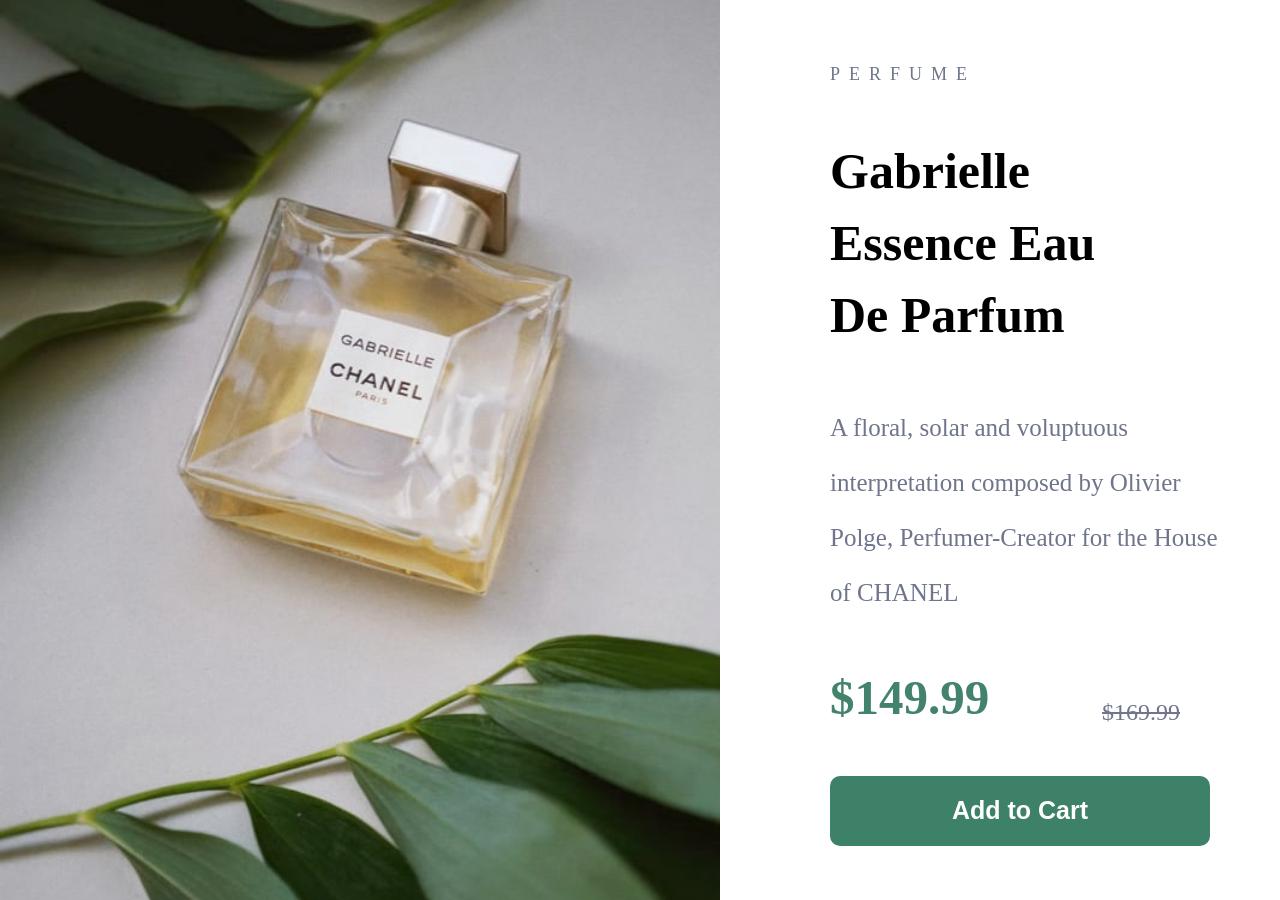
<file: index.html>
<!DOCTYPE html>
<html lang="pt-br">
<head>
    <meta charset="UTF-8">
    <meta name="viewport" content="width=device-width, initial-scale=1.0">
    <title>Perfume</title>
    <link rel="stylesheet" href="flor.css">
</head>
<body>

    <div class="card"> 
    <section class="primeira"> 
        <img src="image-product-desktop.jpg" alt="">
    </section>

<section class="segunda"> 
    <h1>PERFUME</h1>
    
    <h2>Gabrielle Essence Eau De Parfum</h2>

    <p class="textoUm">A floral, solar and voluptuous interpretation composed by Olivier Polge, 
        Perfumer-Creator for the House of CHANEL</p>


<div class="preco">  
     <p class="textoDois"> $149.99 </p>

     <p class="textoTres">  $169.99</p>

     </div>

     
     <button>  Add to Cart</button>
</section>
</div>

</body>
</html>
</file>
<file: flor.css>
*{
   box-sizing: border-box;
   margin: 0;
   padding: 0;
}

.card {
   display: flex;
   width: 50%;   
   height: 100vh;
}



.primeira{
    display: flex;
   flex-direction: row;
   justify-self: left;
   align-items: baseline;

   
}

img{
   width: 720px;
   height: 100%;
  object-fit: cover;
   
   
}

.segunda{
   display: flex;
   flex-direction: column;
   justify-content:space-evenly;
   align-items:start;
   padding-left: 110px;
   gap: 5px;
   
}


h1{
   color: #6f758b;
   font-family: "Montserrat";
   font-style:unset;
   letter-spacing: 9px;
   font-size: 18px;
   font-weight: 500;
   margin-top: 20px;
}

h2{
   font-family: "Fraunces", serif;
   font-style:unset;
   font-size: 50px;
   font-weight: bold;
   line-height: 72px;
   color: black;
   width: 330px;
}

.textoUm{
   font-family: "Montserrat";
   color: #6f758b;
   font-weight: 500;
   line-height: 55px;
   font-size: 25px;
   width: 410px;
  
}


.preco{
   display: flex;
   flex-direction: row;
   justify-content:space-between;
   align-items:flex-end;
   width: 350px;
}


.textoDois{
   color: #43836C;
   font-size: 49px;
   font-weight: bold;
   
}


.textoTres{
   color: #6f758b;
   font-size: 24px;
   font-weight: 500;
   text-decoration: line-through;
  
}


button{
   background: #3D8168 ;
   color: white;
   width: 380px;
   height: 70px;
   border-radius: 10px;
   border: none;
   font-size: 25px;
   font-family: "Montserrat", sans-serif, "bold";
   font-weight:700;
   cursor: pointer;
   margin-right: 60px;
   margin-bottom: 10px;
 
}

button:hover{
   background: #1C4032;
   transition: 0.5s;
}

@media(max-width: 768px){
   .card{
      flex-direction: column;
      width: 100%;
      height: 100%;
   }

   img{
      width: 100%;
      height: 100%;
   }

   .segunda{
      padding-left: 0px;
      padding-top: 20px;
      align-items:center;
   }
   
}
</file>
